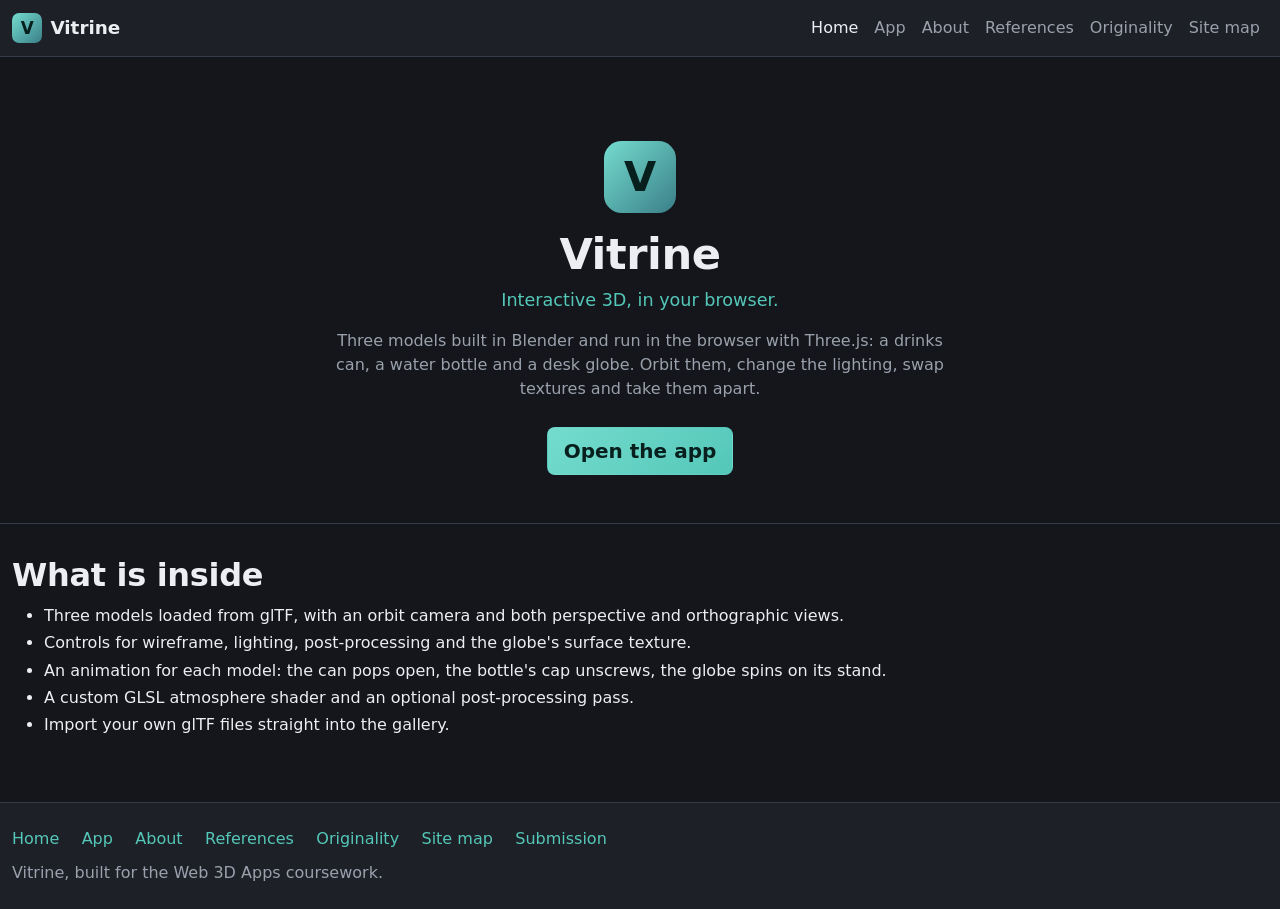
<file: index.html>
<!doctype html>
<html lang="en" data-bs-theme="dark">
<head>
  <meta charset="utf-8">
  <meta name="viewport" content="width=device-width, initial-scale=1">
  <title>Home &middot; Vitrine</title>
  <meta name="description" content="Vitrine is an interactive 3D web app showing three Blender models: a drink can, a water bottle and a globe.">
  <link rel="stylesheet" href="js/lib/bootstrap/bootstrap.min.css">
  <link rel="stylesheet" href="css/theme.css">
  <link rel="stylesheet" href="css/layout.css">
  <link rel="stylesheet" href="css/components.css">
</head>
<body>
  <header>
    <nav class="navbar navbar-expand-lg site-nav" aria-label="Main navigation">
      <div class="container-fluid">
        <a class="navbar-brand brand" href="index.html">
          <span class="brand-logo" aria-hidden="true">V</span>
          <span class="brand-name">Vitrine</span>
        </a>
        <button class="navbar-toggler" type="button" data-bs-toggle="collapse"
                data-bs-target="#site-menu" aria-controls="site-menu"
                aria-expanded="false" aria-label="Toggle navigation">
          <span class="navbar-toggler-icon"></span>
        </button>
        <div class="collapse navbar-collapse" id="site-menu">
          <ul class="navbar-nav ms-auto">
            <li class="nav-item"><a class="nav-link active" aria-current="page" href="index.html">Home</a></li>
            <li class="nav-item"><a class="nav-link" href="app.html">App</a></li>
            <li class="nav-item"><a class="nav-link" href="about.html">About</a></li>
            <li class="nav-item"><a class="nav-link" href="references.html">References</a></li>
            <li class="nav-item"><a class="nav-link" href="originality.html">Originality</a></li>
            <li class="nav-item"><a class="nav-link" href="sitemap.html">Site map</a></li>
          </ul>
        </div>
      </div>
    </nav>
  </header>

  <main class="page page-home">
    <section class="hero">
      <div class="container-fluid">
        <p class="hero-logo" aria-hidden="true">V</p>
        <h1 class="hero-title">Vitrine</h1>
        <p class="hero-strap">Interactive 3D, in your browser.</p>
        <p class="hero-lead">Three models built in Blender and run in the
          browser with Three.js: a drinks can, a water bottle and a desk globe.
          Orbit them, change the lighting, swap textures and take them apart.</p>
        <a class="btn btn-vitrine btn-lg" href="app.html">Open the app</a>
      </div>
    </section>

    <section class="container-fluid home-section">
      <h2>What is inside</h2>
      <ul class="feature-list">
        <li>Three models loaded from glTF, with an orbit camera and both
          perspective and orthographic views.</li>
        <li>Controls for wireframe, lighting, post-processing and the globe's
          surface texture.</li>
        <li>An animation for each model: the can pops open, the bottle's cap
          unscrews, the globe spins on its stand.</li>
        <li>A custom GLSL atmosphere shader and an optional post-processing
          pass.</li>
        <li>Import your own glTF files straight into the gallery.</li>
      </ul>
    </section>
  </main>

  <footer class="site-footer">
    <div class="container-fluid">
      <nav aria-label="Footer navigation">
        <ul class="footer-links">
          <li><a href="index.html">Home</a></li>
          <li><a href="app.html">App</a></li>
          <li><a href="about.html">About</a></li>
          <li><a href="references.html">References</a></li>
          <li><a href="originality.html">Originality</a></li>
          <li><a href="sitemap.html">Site map</a></li>
          <li><a href="submission.html">Submission</a></li>
        </ul>
      </nav>
      <p class="footer-note">Vitrine, built for the Web 3D Apps coursework.</p>
    </div>
  </footer>

  <script src="js/lib/bootstrap/bootstrap.bundle.min.js"></script>
</body>
</html>
</file>
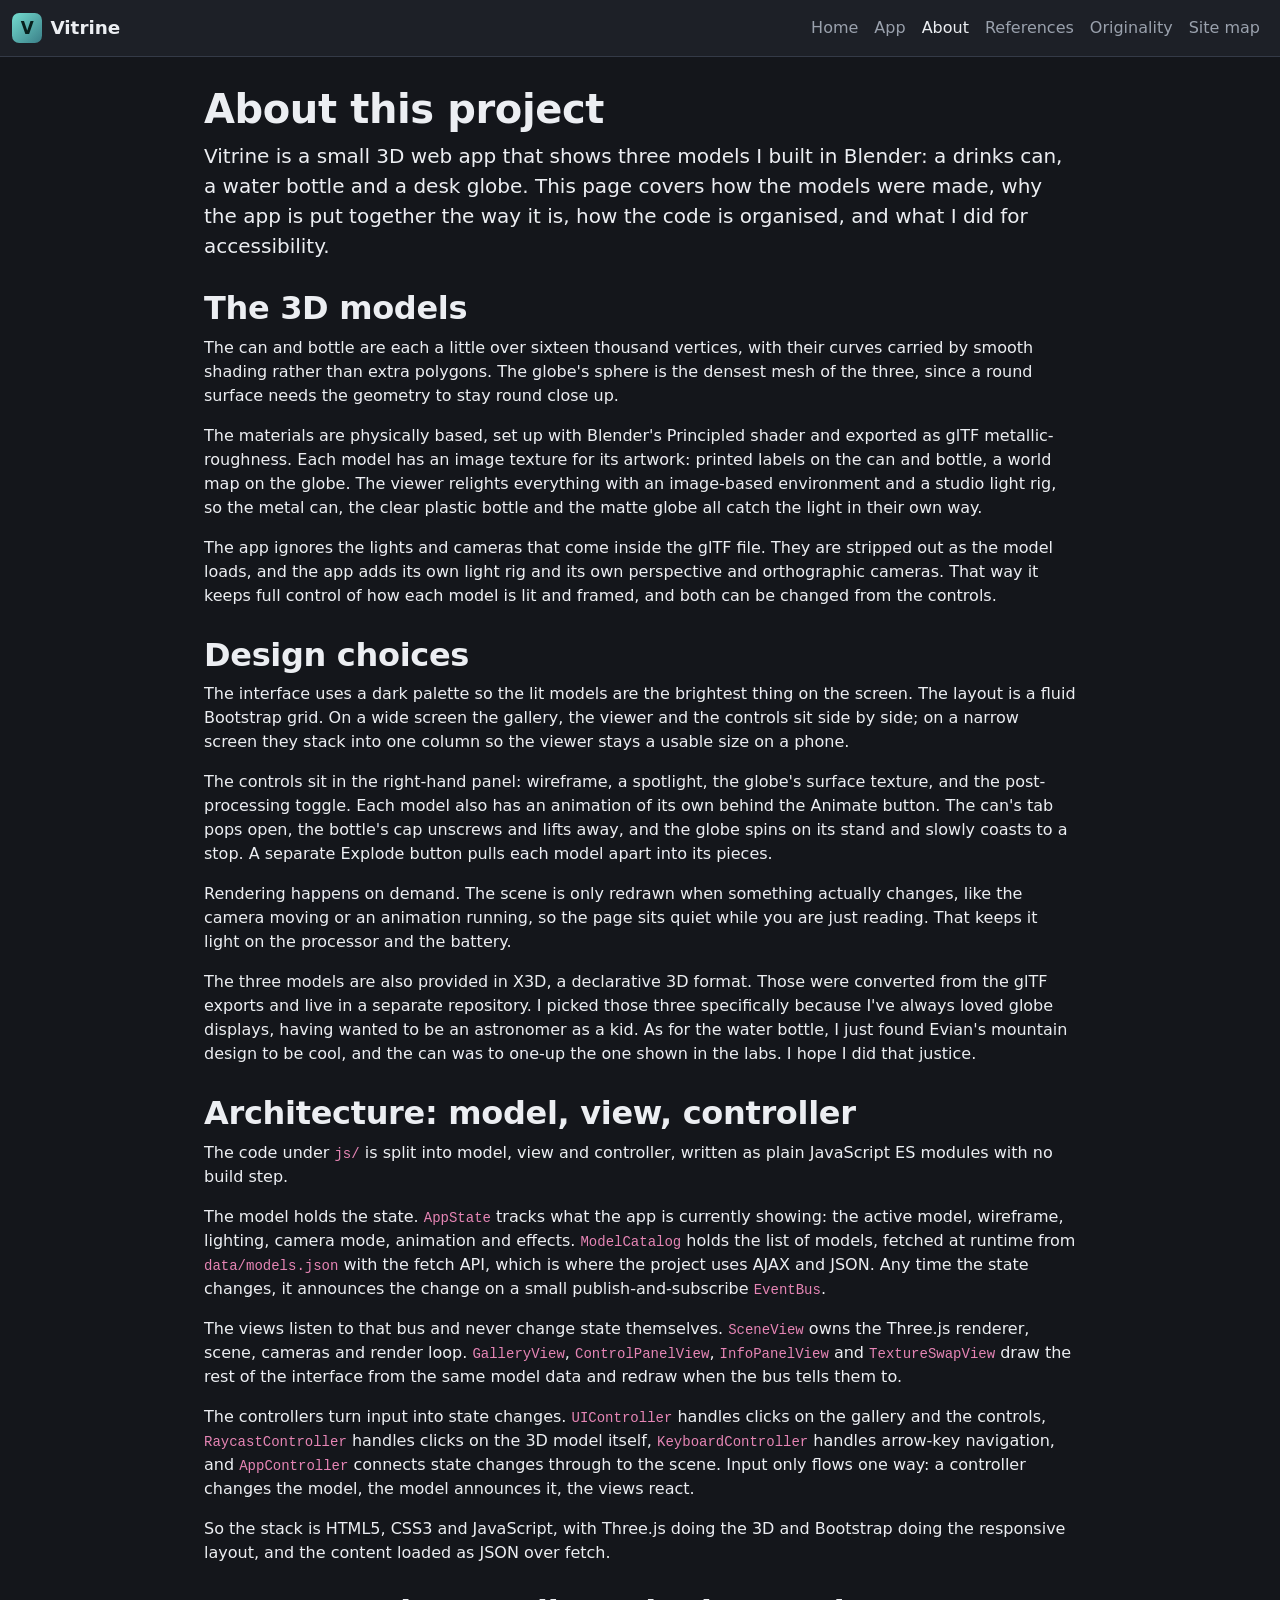
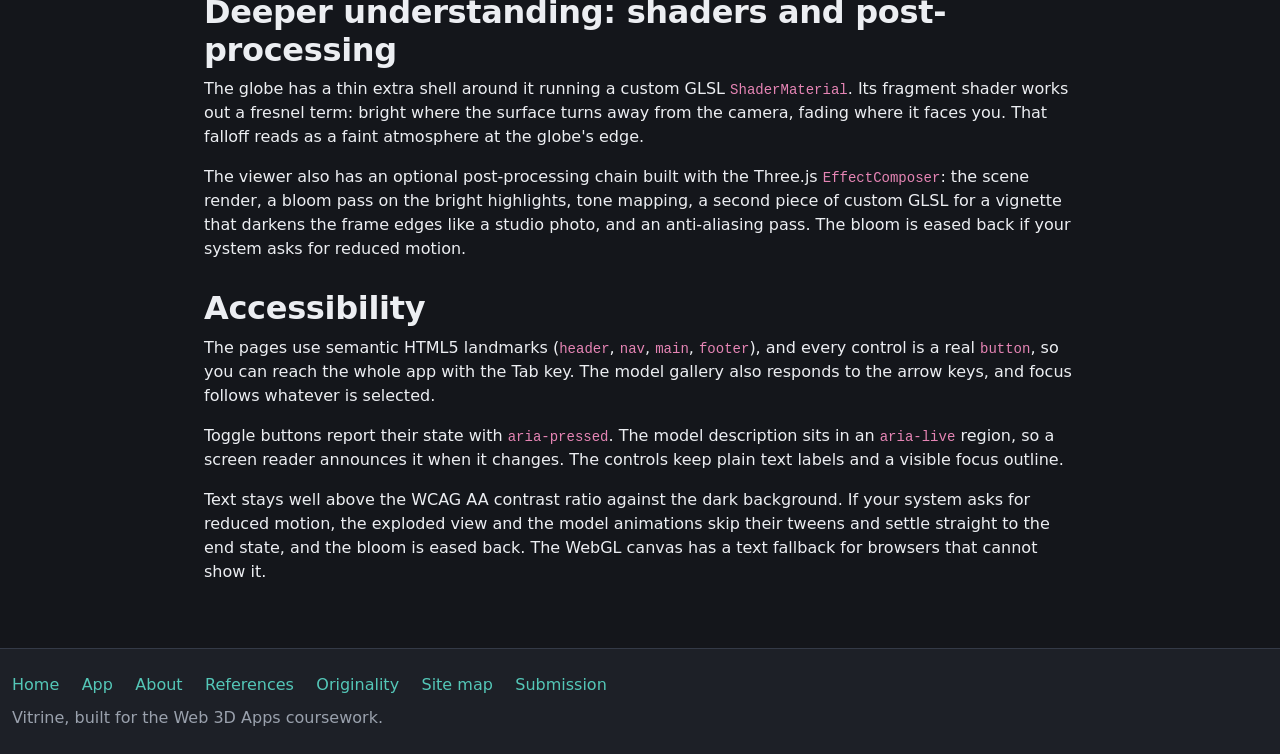
<file: about.html>
<!doctype html>
<html lang="en" data-bs-theme="dark">
<head>
  <meta charset="utf-8">
  <meta name="viewport" content="width=device-width, initial-scale=1">
  <title>About &middot; Vitrine</title>
  <meta name="description" content="How the Vitrine models and app were built: the modelling, the design decisions, the MVC code and the accessibility work.">
  <link rel="stylesheet" href="js/lib/bootstrap/bootstrap.min.css">
  <link rel="stylesheet" href="css/theme.css">
  <link rel="stylesheet" href="css/layout.css">
  <link rel="stylesheet" href="css/components.css">
</head>
<body>
  <header>
    <nav class="navbar navbar-expand-lg site-nav" aria-label="Main navigation">
      <div class="container-fluid">
        <a class="navbar-brand brand" href="index.html">
          <span class="brand-logo" aria-hidden="true">V</span>
          <span class="brand-name">Vitrine</span>
        </a>
        <button class="navbar-toggler" type="button" data-bs-toggle="collapse"
                data-bs-target="#site-menu" aria-controls="site-menu"
                aria-expanded="false" aria-label="Toggle navigation">
          <span class="navbar-toggler-icon"></span>
        </button>
        <div class="collapse navbar-collapse" id="site-menu">
          <ul class="navbar-nav ms-auto">
            <li class="nav-item"><a class="nav-link" href="index.html">Home</a></li>
            <li class="nav-item"><a class="nav-link" href="app.html">App</a></li>
            <li class="nav-item"><a class="nav-link active" aria-current="page" href="about.html">About</a></li>
            <li class="nav-item"><a class="nav-link" href="references.html">References</a></li>
            <li class="nav-item"><a class="nav-link" href="originality.html">Originality</a></li>
            <li class="nav-item"><a class="nav-link" href="sitemap.html">Site map</a></li>
          </ul>
        </div>
      </div>
    </nav>
  </header>

  <main class="page page-doc">
    <div class="container-fluid">
      <h1>About this project</h1>
      <p class="lead">Vitrine is a small 3D web app that shows three models I
        built in Blender: a drinks can, a water bottle and a desk globe. This
        page covers how the models were made, why the app is put together the
        way it is, how the code is organised, and what I did for accessibility.</p>

      <section>
        <h2>The 3D models</h2>
        <p>The can and bottle are each a little over sixteen thousand vertices,
          with their curves carried by smooth shading rather than extra
          polygons. The globe's sphere is the densest mesh of the three, since
          a round surface needs the geometry to stay round close up.</p>
        <p>The materials are physically based, set up with Blender's Principled
          shader and exported as glTF metallic-roughness. Each model has an
          image texture for its artwork: printed labels on the can and bottle,
          a world map on the globe. The viewer relights everything with an
          image-based environment and a studio light rig, so the metal can, the
          clear plastic bottle and the matte globe all catch the light in their
          own way.</p>
        <p>The app ignores the lights and cameras that come inside the glTF
          file. They are stripped out as the model loads, and the app adds its
          own light rig and its own perspective and orthographic cameras. That
          way it keeps full control of how each model is lit and framed, and
          both can be changed from the controls.</p>
      </section>

      <section>
        <h2>Design choices</h2>
        <p>The interface uses a dark palette so the lit models are the
          brightest thing on the screen. The layout is a fluid Bootstrap grid.
          On a wide screen the gallery, the viewer and the controls sit side by
          side; on a narrow screen they stack into one column so the viewer
          stays a usable size on a phone.</p>
        <p>The controls sit in the right-hand panel: wireframe, a spotlight, the
          globe's surface texture, and the post-processing toggle. Each model
          also has an animation of its own behind the Animate button. The can's
          tab pops open, the bottle's cap unscrews and lifts away, and the globe
          spins on its stand and slowly coasts to a stop. A separate Explode
          button pulls each model apart into its pieces.</p>
        <p>Rendering happens on demand. The scene is only redrawn when something
          actually changes, like the camera moving or an animation running, so
          the page sits quiet while you are just reading. That keeps it light on
          the processor and the battery.</p>
        <p>The three models are also provided in X3D, a declarative 3D format.
          Those were converted from the glTF exports and live in a separate
          repository. I picked those three specifically because I've always loved 
          globe displays, having wanted to be an astronomer as a kid. As for
          the water bottle, I just found Evian's mountain design to be cool, and 
          the can was to one-up the one shown in the labs. I hope I did that justice.</p>
      </section>

      <section>
        <h2>Architecture: model, view, controller</h2>
        <p>The code under <code>js/</code> is split into model, view and
          controller, written as plain JavaScript ES modules with no build
          step.</p>
        <p>The model holds the state. <code>AppState</code> tracks what the app
          is currently showing: the active model, wireframe, lighting, camera
          mode, animation and effects. <code>ModelCatalog</code> holds the list
          of models, fetched at runtime from <code>data/models.json</code> with
          the fetch API, which is where the project uses AJAX and JSON. Any time
          the state changes, it announces the change on a small
          publish-and-subscribe <code>EventBus</code>.</p>
        <p>The views listen to that bus and never change state themselves.
          <code>SceneView</code> owns the Three.js renderer, scene, cameras and
          render loop. <code>GalleryView</code>, <code>ControlPanelView</code>,
          <code>InfoPanelView</code> and <code>TextureSwapView</code> draw the
          rest of the interface from the same model data and redraw when the bus
          tells them to.</p>
        <p>The controllers turn input into state changes.
          <code>UIController</code> handles clicks on the gallery and the
          controls, <code>RaycastController</code> handles clicks on the 3D
          model itself, <code>KeyboardController</code> handles arrow-key
          navigation, and <code>AppController</code> connects state changes
          through to the scene. Input only flows one way: a controller changes
          the model, the model announces it, the views react.</p>
        <p>So the stack is HTML5, CSS3 and JavaScript, with Three.js doing the
          3D and Bootstrap doing the responsive layout, and the content loaded
          as JSON over fetch.</p>
      </section>

      <section>
        <h2>Deeper understanding: shaders and post-processing</h2>
        <p>The globe has a thin extra shell around it running a custom GLSL
          <code>ShaderMaterial</code>. Its fragment shader works out a fresnel
          term: bright where the surface turns away from the camera, fading
          where it faces you. That falloff reads as a faint atmosphere at the
          globe's edge.</p>
        <p>The viewer also has an optional post-processing chain built with the
          Three.js <code>EffectComposer</code>: the scene render, a bloom pass
          on the bright highlights, tone mapping, a second piece of custom GLSL
          for a vignette that darkens the frame edges like a studio photo, and
          an anti-aliasing pass. The bloom is eased back if your system asks for
          reduced motion.</p>
      </section>

      <section>
        <h2>Accessibility</h2>
        <p>The pages use semantic HTML5 landmarks (<code>header</code>,
          <code>nav</code>, <code>main</code>, <code>footer</code>), and every
          control is a real <code>button</code>, so you can reach the whole app
          with the Tab key. The model gallery also responds to the arrow keys,
          and focus follows whatever is selected.</p>
        <p>Toggle buttons report their state with <code>aria-pressed</code>. The
          model description sits in an <code>aria-live</code> region, so a
          screen reader announces it when it changes. The controls keep plain
          text labels and a visible focus outline.</p>
        <p>Text stays well above the WCAG AA contrast ratio against the dark
          background. If your system asks for reduced motion, the exploded view
          and the model animations skip their tweens and settle straight to the
          end state, and the bloom is eased back. The WebGL canvas has a text
          fallback for browsers that cannot show it.</p>
      </section>
    </div>
  </main>

  <footer class="site-footer">
    <div class="container-fluid">
      <nav aria-label="Footer navigation">
        <ul class="footer-links">
          <li><a href="index.html">Home</a></li>
          <li><a href="app.html">App</a></li>
          <li><a href="about.html">About</a></li>
          <li><a href="references.html">References</a></li>
          <li><a href="originality.html">Originality</a></li>
          <li><a href="sitemap.html">Site map</a></li>
          <li><a href="submission.html">Submission</a></li>
        </ul>
      </nav>
      <p class="footer-note">Vitrine, built for the Web 3D Apps coursework.</p>
    </div>
  </footer>

  <script src="js/lib/bootstrap/bootstrap.bundle.min.js"></script>
</body>
</html>
</file>
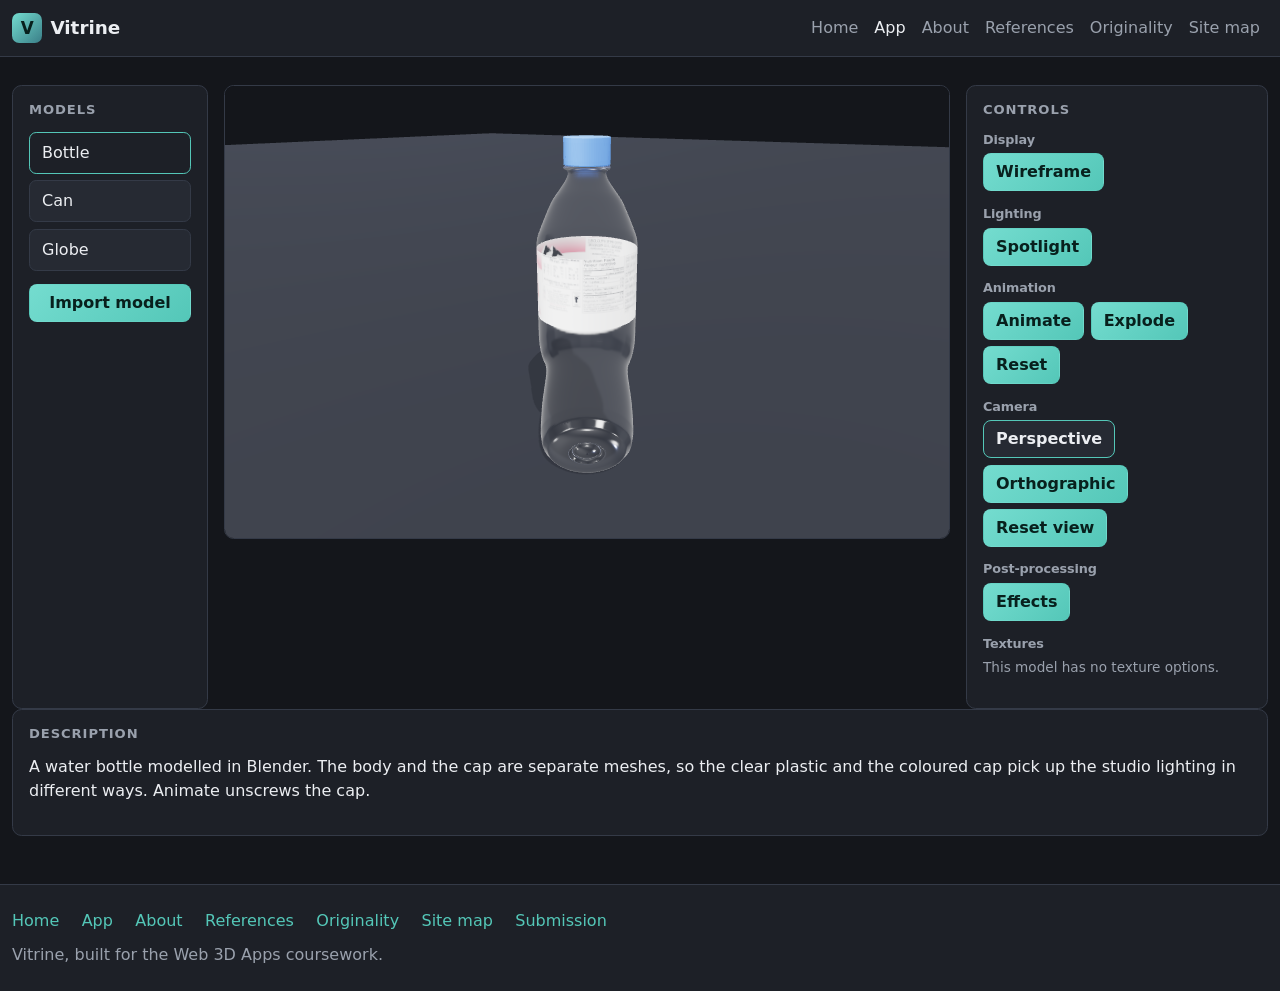
<file: app.html>
<!doctype html>
<html lang="en" data-bs-theme="dark">
<head>
  <meta charset="utf-8">
  <meta name="viewport" content="width=device-width, initial-scale=1">
  <title>App &middot; Vitrine</title>
  <meta name="description" content="Interactive 3D viewer for the Vitrine models: a drink can, a water bottle and a globe.">
  <link rel="stylesheet" href="js/lib/bootstrap/bootstrap.min.css">
  <link rel="stylesheet" href="css/theme.css">
  <link rel="stylesheet" href="css/layout.css">
  <link rel="stylesheet" href="css/components.css">
</head>
<body>
  <header>
    <nav class="navbar navbar-expand-lg site-nav" aria-label="Main navigation">
      <div class="container-fluid">
        <a class="navbar-brand brand" href="index.html">
          <span class="brand-logo" aria-hidden="true">V</span>
          <span class="brand-name">Vitrine</span>
        </a>
        <button class="navbar-toggler" type="button" data-bs-toggle="collapse"
                data-bs-target="#site-menu" aria-controls="site-menu"
                aria-expanded="false" aria-label="Toggle navigation">
          <span class="navbar-toggler-icon"></span>
        </button>
        <div class="collapse navbar-collapse" id="site-menu">
          <ul class="navbar-nav ms-auto">
            <li class="nav-item"><a class="nav-link" href="index.html">Home</a></li>
            <li class="nav-item"><a class="nav-link active" aria-current="page" href="app.html">App</a></li>
            <li class="nav-item"><a class="nav-link" href="about.html">About</a></li>
            <li class="nav-item"><a class="nav-link" href="references.html">References</a></li>
            <li class="nav-item"><a class="nav-link" href="originality.html">Originality</a></li>
            <li class="nav-item"><a class="nav-link" href="sitemap.html">Site map</a></li>
          </ul>
        </div>
      </div>
    </nav>
  </header>

  <main class="page app-main">
    <h1 class="visually-hidden">Vitrine 3D model viewer</h1>
    <div class="container-fluid">
      <div class="row g-3">
        <aside class="col-12 col-lg-2" aria-label="Model gallery">
          <div class="panel">
            <h2 class="panel-title">Models</h2>
            <ul class="gallery-list" id="model-gallery"></ul>
            <div class="gallery-import">
              <button class="btn btn-vitrine" type="button" id="import-button">Import model</button>
              <input type="file" id="import-input" accept=".glb" hidden>
            </div>
          </div>
        </aside>

        <section class="col-12 col-lg-7" aria-label="3D viewer">
          <div id="canvas-wrap" class="canvas-wrap">
            <canvas id="scene-canvas" aria-label="3D model viewer">
              Your browser does not support the WebGL 3D viewer.
            </canvas>
          </div>
        </section>

        <aside class="col-12 col-lg-3" aria-label="Controls">
          <div class="panel">
            <h2 class="panel-title">Controls</h2>

            <div class="control-block">
              <h3 class="control-label">Display</h3>
              <div class="control-group">
                <button class="btn btn-vitrine" type="button" data-action="toggle-wireframe" aria-pressed="false">Wireframe</button>
              </div>
            </div>

            <div class="control-block">
              <h3 class="control-label">Lighting</h3>
              <div class="control-group">
                <button class="btn btn-vitrine" type="button" data-action="toggle-spotlight" aria-pressed="false">Spotlight</button>
              </div>
            </div>

            <div class="control-block">
              <h3 class="control-label">Animation</h3>
              <div class="control-group">
                <button class="btn btn-vitrine" type="button" data-action="play-animation">Animate</button>
                <button class="btn btn-vitrine" type="button" data-action="toggle-explode" aria-pressed="false">Explode</button>
                <button class="btn btn-vitrine" type="button" data-action="reset-animation">Reset</button>
              </div>
            </div>

            <div class="control-block">
              <h3 class="control-label">Camera</h3>
              <div class="control-group">
                <button class="btn btn-vitrine" type="button" data-action="camera-perspective">Perspective</button>
                <button class="btn btn-vitrine" type="button" data-action="camera-orthographic">Orthographic</button>
                <button class="btn btn-vitrine" type="button" data-action="camera-reset">Reset view</button>
              </div>
            </div>

            <div class="control-block">
              <h3 class="control-label">Post-processing</h3>
              <div class="control-group">
                <button class="btn btn-vitrine" type="button" data-action="toggle-postfx" aria-pressed="false">Effects</button>
              </div>
            </div>

            <div class="control-block">
              <h3 class="control-label">Textures</h3>
              <div class="control-group" id="texture-controls">
                <p class="control-hint">Texture options depend on the selected model.</p>
              </div>
            </div>
          </div>
        </aside>
      </div>

      <div class="row g-3">
        <section class="col-12" aria-label="Model description">
          <div class="panel">
            <h2 class="panel-title">Description</h2>
            <p id="model-description" aria-live="polite">Select a model from the gallery to see its description.</p>
          </div>
        </section>
      </div>

    </div>
  </main>

  <footer class="site-footer">
    <div class="container-fluid">
      <nav aria-label="Footer navigation">
        <ul class="footer-links">
          <li><a href="index.html">Home</a></li>
          <li><a href="app.html">App</a></li>
          <li><a href="about.html">About</a></li>
          <li><a href="references.html">References</a></li>
          <li><a href="originality.html">Originality</a></li>
          <li><a href="sitemap.html">Site map</a></li>
          <li><a href="submission.html">Submission</a></li>
        </ul>
      </nav>
      <p class="footer-note">Vitrine, built for the Web 3D Apps coursework.</p>
    </div>
  </footer>

  <script type="importmap">
  {
    "imports": {
      "three": "./js/lib/three/build/three.module.js",
      "three/addons/": "./js/lib/three/addons/"
    }
  }
  </script>
  <script type="module" src="js/main.js"></script>
  <script src="js/lib/bootstrap/bootstrap.bundle.min.js"></script>
</body>
</html>
</file>
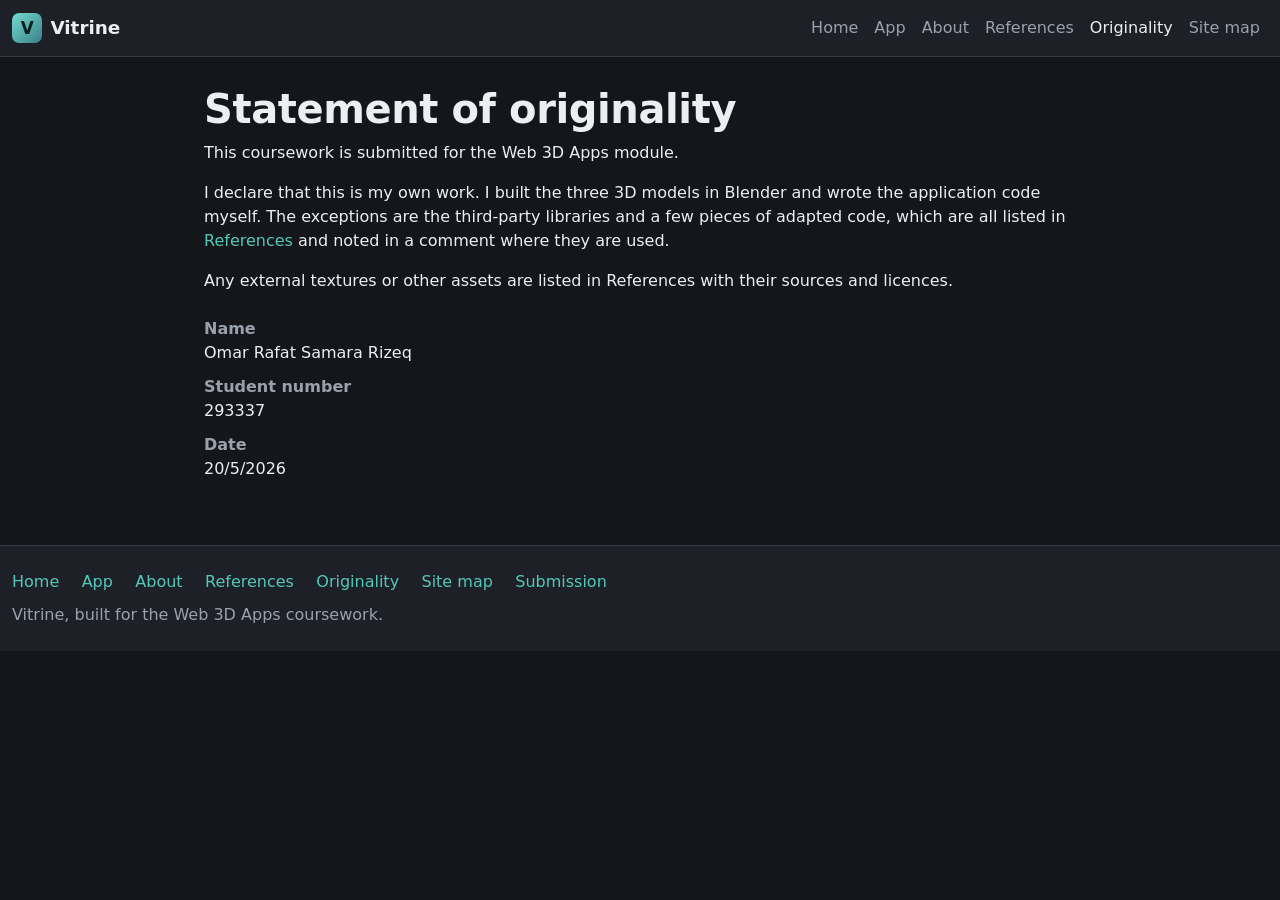
<file: originality.html>
<!doctype html>
<html lang="en" data-bs-theme="dark">
<head>
  <meta charset="utf-8">
  <meta name="viewport" content="width=device-width, initial-scale=1">
  <title>Originality &middot; Vitrine</title>
  <meta name="description" content="Statement of originality for the Vitrine Web 3D Apps coursework.">
  <link rel="stylesheet" href="js/lib/bootstrap/bootstrap.min.css">
  <link rel="stylesheet" href="css/theme.css">
  <link rel="stylesheet" href="css/layout.css">
  <link rel="stylesheet" href="css/components.css">
</head>
<body>
  <header>
    <nav class="navbar navbar-expand-lg site-nav" aria-label="Main navigation">
      <div class="container-fluid">
        <a class="navbar-brand brand" href="index.html">
          <span class="brand-logo" aria-hidden="true">V</span>
          <span class="brand-name">Vitrine</span>
        </a>
        <button class="navbar-toggler" type="button" data-bs-toggle="collapse"
                data-bs-target="#site-menu" aria-controls="site-menu"
                aria-expanded="false" aria-label="Toggle navigation">
          <span class="navbar-toggler-icon"></span>
        </button>
        <div class="collapse navbar-collapse" id="site-menu">
          <ul class="navbar-nav ms-auto">
            <li class="nav-item"><a class="nav-link" href="index.html">Home</a></li>
            <li class="nav-item"><a class="nav-link" href="app.html">App</a></li>
            <li class="nav-item"><a class="nav-link" href="about.html">About</a></li>
            <li class="nav-item"><a class="nav-link" href="references.html">References</a></li>
            <li class="nav-item"><a class="nav-link active" aria-current="page" href="originality.html">Originality</a></li>
            <li class="nav-item"><a class="nav-link" href="sitemap.html">Site map</a></li>
          </ul>
        </div>
      </div>
    </nav>
  </header>

  <main class="page page-doc">
    <div class="container-fluid">
      <h1>Statement of originality</h1>
      <p>This coursework is submitted for the Web 3D Apps module.</p>
      <p>I declare that this is my own work. I built the three 3D models in
        Blender and wrote the application code myself. The exceptions are the
        third-party libraries and a few pieces of adapted code, which are all
        listed in <a href="references.html">References</a> and noted in a
        comment where they are used.</p>
      <p>Any external textures or other assets are listed in References with
        their sources and licences.</p>
      <dl class="signoff">
        <dt>Name</dt>
        <dd>Omar Rafat Samara Rizeq</dd>
        <dt>Student number</dt>
        <dd>293337</dd>
        <dt>Date</dt>
        <dd>20/5/2026</dd>
      </dl>
    </div>
  </main>

  <footer class="site-footer">
    <div class="container-fluid">
      <nav aria-label="Footer navigation">
        <ul class="footer-links">
          <li><a href="index.html">Home</a></li>
          <li><a href="app.html">App</a></li>
          <li><a href="about.html">About</a></li>
          <li><a href="references.html">References</a></li>
          <li><a href="originality.html">Originality</a></li>
          <li><a href="sitemap.html">Site map</a></li>
          <li><a href="submission.html">Submission</a></li>
        </ul>
      </nav>
      <p class="footer-note">Vitrine, built for the Web 3D Apps coursework.</p>
    </div>
  </footer>

  <script src="js/lib/bootstrap/bootstrap.bundle.min.js"></script>
</body>
</html>
</file>
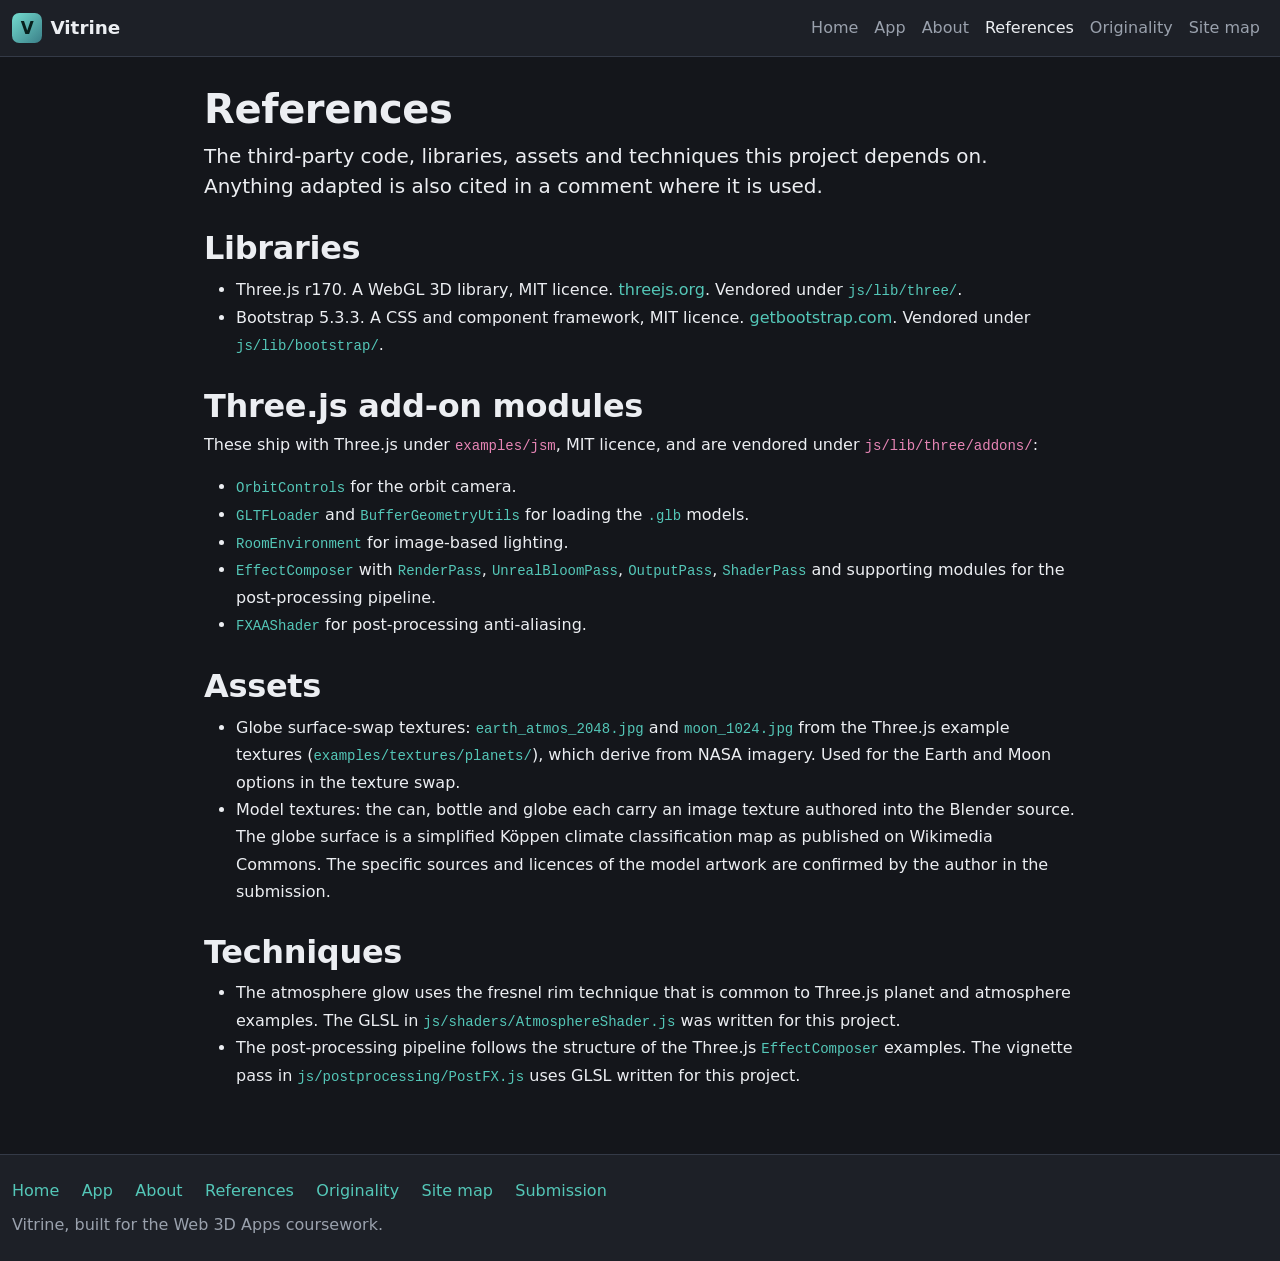
<file: references.html>
<!doctype html>
<html lang="en" data-bs-theme="dark">
<head>
  <meta charset="utf-8">
  <meta name="viewport" content="width=device-width, initial-scale=1">
  <title>References &middot; Vitrine</title>
  <meta name="description" content="Third-party code, libraries, assets and techniques used in the Vitrine project.">
  <link rel="stylesheet" href="js/lib/bootstrap/bootstrap.min.css">
  <link rel="stylesheet" href="css/theme.css">
  <link rel="stylesheet" href="css/layout.css">
  <link rel="stylesheet" href="css/components.css">
</head>
<body>
  <header>
    <nav class="navbar navbar-expand-lg site-nav" aria-label="Main navigation">
      <div class="container-fluid">
        <a class="navbar-brand brand" href="index.html">
          <span class="brand-logo" aria-hidden="true">V</span>
          <span class="brand-name">Vitrine</span>
        </a>
        <button class="navbar-toggler" type="button" data-bs-toggle="collapse"
                data-bs-target="#site-menu" aria-controls="site-menu"
                aria-expanded="false" aria-label="Toggle navigation">
          <span class="navbar-toggler-icon"></span>
        </button>
        <div class="collapse navbar-collapse" id="site-menu">
          <ul class="navbar-nav ms-auto">
            <li class="nav-item"><a class="nav-link" href="index.html">Home</a></li>
            <li class="nav-item"><a class="nav-link" href="app.html">App</a></li>
            <li class="nav-item"><a class="nav-link" href="about.html">About</a></li>
            <li class="nav-item"><a class="nav-link active" aria-current="page" href="references.html">References</a></li>
            <li class="nav-item"><a class="nav-link" href="originality.html">Originality</a></li>
            <li class="nav-item"><a class="nav-link" href="sitemap.html">Site map</a></li>
          </ul>
        </div>
      </div>
    </nav>
  </header>

  <main class="page page-doc">
    <div class="container-fluid">
      <h1>References</h1>
      <p class="lead">The third-party code, libraries, assets and techniques
        this project depends on. Anything adapted is also cited in a comment
        where it is used.</p>

      <section>
        <h2>Libraries</h2>
        <ul class="ref-list">
          <li>Three.js r170. A WebGL 3D library, MIT licence.
            <a href="https://threejs.org/">threejs.org</a>. Vendored under
            <code>js/lib/three/</code>.</li>
          <li>Bootstrap 5.3.3. A CSS and component framework, MIT licence.
            <a href="https://getbootstrap.com/">getbootstrap.com</a>. Vendored
            under <code>js/lib/bootstrap/</code>.</li>
        </ul>
      </section>

      <section>
        <h2>Three.js add-on modules</h2>
        <p>These ship with Three.js under <code>examples/jsm</code>, MIT licence,
          and are vendored under <code>js/lib/three/addons/</code>:</p>
        <ul class="ref-list">
          <li><code>OrbitControls</code> for the orbit camera.</li>
          <li><code>GLTFLoader</code> and <code>BufferGeometryUtils</code> for
            loading the <code>.glb</code> models.</li>
          <li><code>RoomEnvironment</code> for image-based lighting.</li>
          <li><code>EffectComposer</code> with <code>RenderPass</code>,
            <code>UnrealBloomPass</code>, <code>OutputPass</code>,
            <code>ShaderPass</code> and supporting modules for the
            post-processing pipeline.</li>
          <li><code>FXAAShader</code> for post-processing anti-aliasing.</li>
        </ul>
      </section>

      <section>
        <h2>Assets</h2>
        <ul class="ref-list">
          <li>Globe surface-swap textures: <code>earth_atmos_2048.jpg</code> and
            <code>moon_1024.jpg</code> from the Three.js example textures
            (<code>examples/textures/planets/</code>), which derive from NASA
            imagery. Used for the Earth and Moon options in the texture swap.</li>
          <li>Model textures: the can, bottle and globe each carry an image
            texture authored into the Blender source. The globe surface is a
            simplified Köppen climate classification map as published on
            Wikimedia Commons. The specific sources and licences of the model
            artwork are confirmed by the author in the submission.</li>
        </ul>
      </section>

      <section>
        <h2>Techniques</h2>
        <ul class="ref-list">
          <li>The atmosphere glow uses the fresnel rim technique that is common
            to Three.js planet and atmosphere examples. The GLSL in
            <code>js/shaders/AtmosphereShader.js</code> was written for this
            project.</li>
          <li>The post-processing pipeline follows the structure of the Three.js
            <code>EffectComposer</code> examples. The vignette pass in
            <code>js/postprocessing/PostFX.js</code> uses GLSL written for this
            project.</li>
        </ul>
      </section>
    </div>
  </main>

  <footer class="site-footer">
    <div class="container-fluid">
      <nav aria-label="Footer navigation">
        <ul class="footer-links">
          <li><a href="index.html">Home</a></li>
          <li><a href="app.html">App</a></li>
          <li><a href="about.html">About</a></li>
          <li><a href="references.html">References</a></li>
          <li><a href="originality.html">Originality</a></li>
          <li><a href="sitemap.html">Site map</a></li>
          <li><a href="submission.html">Submission</a></li>
        </ul>
      </nav>
      <p class="footer-note">Vitrine, built for the Web 3D Apps coursework.</p>
    </div>
  </footer>

  <script src="js/lib/bootstrap/bootstrap.bundle.min.js"></script>
</body>
</html>
</file>
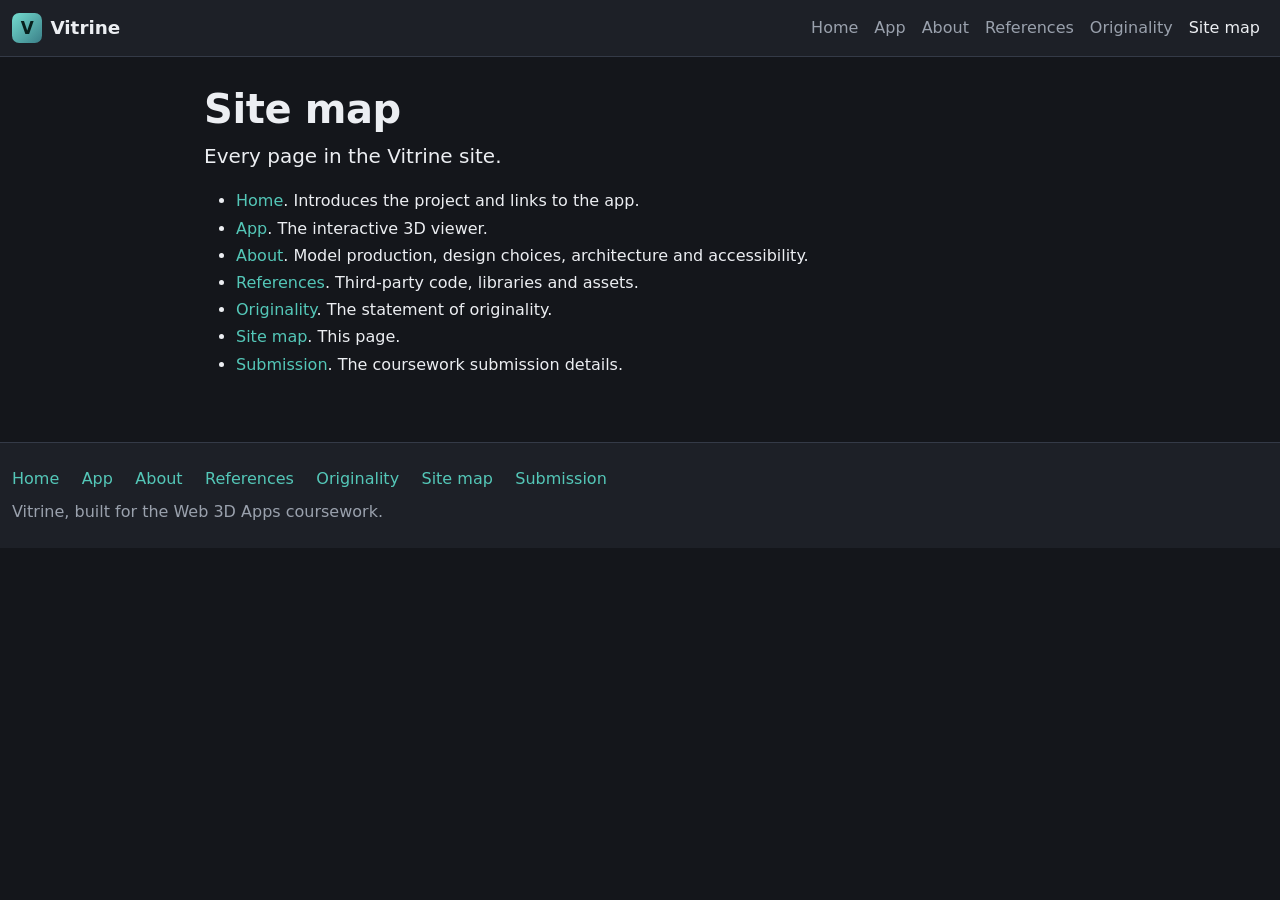
<file: sitemap.html>
<!doctype html>
<html lang="en" data-bs-theme="dark">
<head>
  <meta charset="utf-8">
  <meta name="viewport" content="width=device-width, initial-scale=1">
  <title>Site map &middot; Vitrine</title>
  <meta name="description" content="A map of every page in the Vitrine site.">
  <link rel="stylesheet" href="js/lib/bootstrap/bootstrap.min.css">
  <link rel="stylesheet" href="css/theme.css">
  <link rel="stylesheet" href="css/layout.css">
  <link rel="stylesheet" href="css/components.css">
</head>
<body>
  <header>
    <nav class="navbar navbar-expand-lg site-nav" aria-label="Main navigation">
      <div class="container-fluid">
        <a class="navbar-brand brand" href="index.html">
          <span class="brand-logo" aria-hidden="true">V</span>
          <span class="brand-name">Vitrine</span>
        </a>
        <button class="navbar-toggler" type="button" data-bs-toggle="collapse"
                data-bs-target="#site-menu" aria-controls="site-menu"
                aria-expanded="false" aria-label="Toggle navigation">
          <span class="navbar-toggler-icon"></span>
        </button>
        <div class="collapse navbar-collapse" id="site-menu">
          <ul class="navbar-nav ms-auto">
            <li class="nav-item"><a class="nav-link" href="index.html">Home</a></li>
            <li class="nav-item"><a class="nav-link" href="app.html">App</a></li>
            <li class="nav-item"><a class="nav-link" href="about.html">About</a></li>
            <li class="nav-item"><a class="nav-link" href="references.html">References</a></li>
            <li class="nav-item"><a class="nav-link" href="originality.html">Originality</a></li>
            <li class="nav-item"><a class="nav-link active" aria-current="page" href="sitemap.html">Site map</a></li>
          </ul>
        </div>
      </div>
    </nav>
  </header>

  <main class="page page-doc">
    <div class="container-fluid">
      <h1>Site map</h1>
      <p class="lead">Every page in the Vitrine site.</p>
      <ul class="sitemap-list">
        <li><a href="index.html">Home</a>. Introduces the project and links to the app.</li>
        <li><a href="app.html">App</a>. The interactive 3D viewer.</li>
        <li><a href="about.html">About</a>. Model production, design choices, architecture and accessibility.</li>
        <li><a href="references.html">References</a>. Third-party code, libraries and assets.</li>
        <li><a href="originality.html">Originality</a>. The statement of originality.</li>
        <li><a href="sitemap.html">Site map</a>. This page.</li>
        <li><a href="submission.html">Submission</a>. The coursework submission details.</li>
      </ul>
    </div>
  </main>

  <footer class="site-footer">
    <div class="container-fluid">
      <nav aria-label="Footer navigation">
        <ul class="footer-links">
          <li><a href="index.html">Home</a></li>
          <li><a href="app.html">App</a></li>
          <li><a href="about.html">About</a></li>
          <li><a href="references.html">References</a></li>
          <li><a href="originality.html">Originality</a></li>
          <li><a href="sitemap.html">Site map</a></li>
          <li><a href="submission.html">Submission</a></li>
        </ul>
      </nav>
      <p class="footer-note">Vitrine, built for the Web 3D Apps coursework.</p>
    </div>
  </footer>

  <script src="js/lib/bootstrap/bootstrap.bundle.min.js"></script>
</body>
</html>
</file>
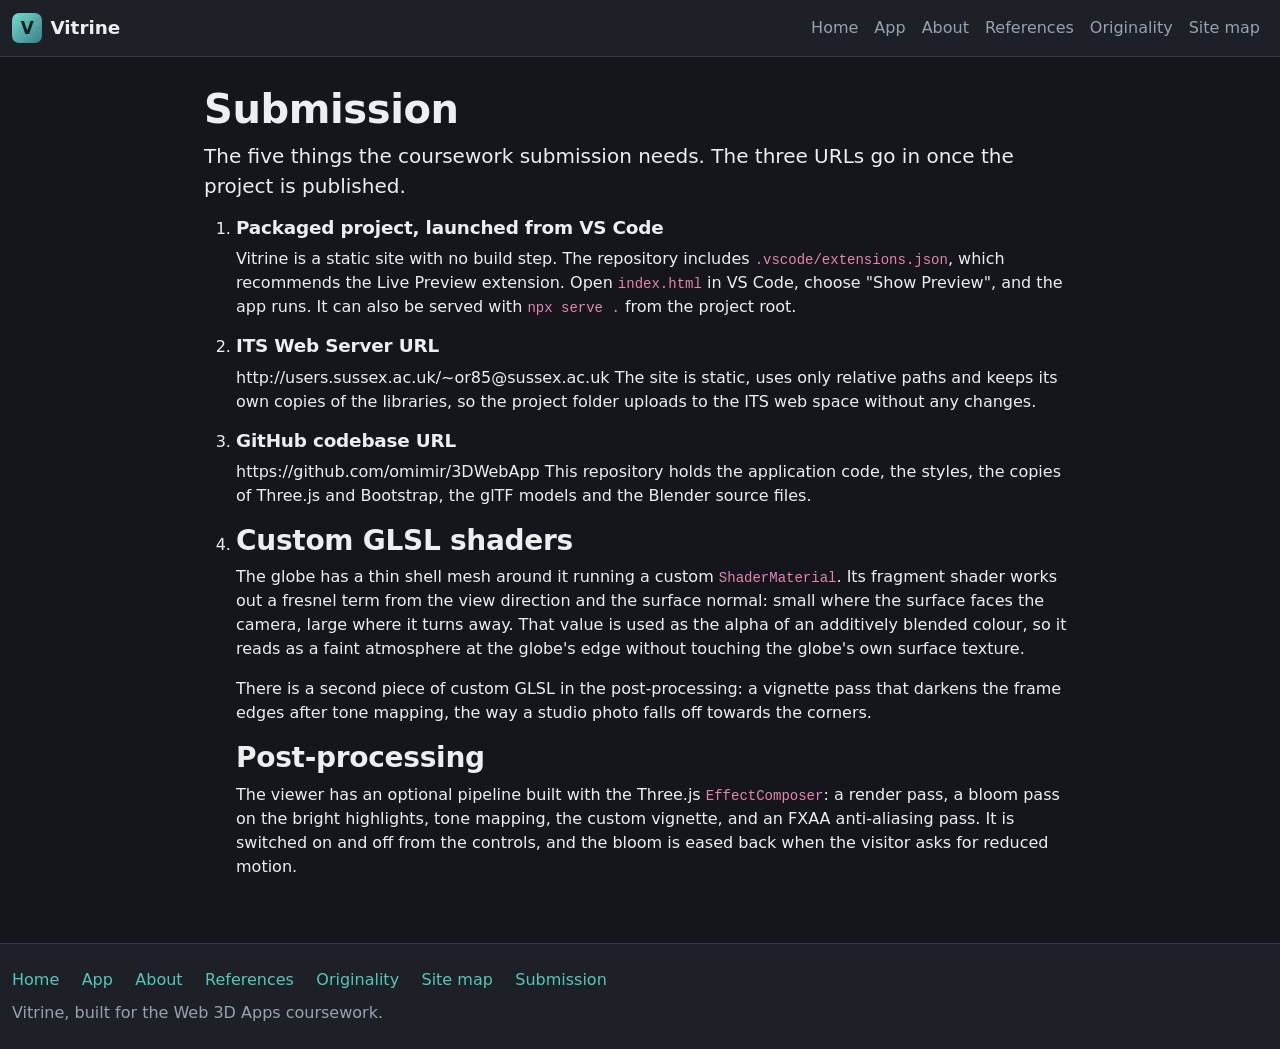
<file: submission.html>
<!doctype html>
<html lang="en" data-bs-theme="dark">
<head>
  <meta charset="utf-8">
  <meta name="viewport" content="width=device-width, initial-scale=1">
  <title>Submission &middot; Vitrine</title>
  <meta name="description" content="The five items required for the Vitrine coursework submission, including the deeper understanding statement.">
  <link rel="stylesheet" href="js/lib/bootstrap/bootstrap.min.css">
  <link rel="stylesheet" href="css/theme.css">
  <link rel="stylesheet" href="css/layout.css">
  <link rel="stylesheet" href="css/components.css">
</head>
<body>
  <header>
    <nav class="navbar navbar-expand-lg site-nav" aria-label="Main navigation">
      <div class="container-fluid">
        <a class="navbar-brand brand" href="index.html">
          <span class="brand-logo" aria-hidden="true">V</span>
          <span class="brand-name">Vitrine</span>
        </a>
        <button class="navbar-toggler" type="button" data-bs-toggle="collapse"
                data-bs-target="#site-menu" aria-controls="site-menu"
                aria-expanded="false" aria-label="Toggle navigation">
          <span class="navbar-toggler-icon"></span>
        </button>
        <div class="collapse navbar-collapse" id="site-menu">
          <ul class="navbar-nav ms-auto">
            <li class="nav-item"><a class="nav-link" href="index.html">Home</a></li>
            <li class="nav-item"><a class="nav-link" href="app.html">App</a></li>
            <li class="nav-item"><a class="nav-link" href="about.html">About</a></li>
            <li class="nav-item"><a class="nav-link" href="references.html">References</a></li>
            <li class="nav-item"><a class="nav-link" href="originality.html">Originality</a></li>
            <li class="nav-item"><a class="nav-link" href="sitemap.html">Site map</a></li>
          </ul>
        </div>
      </div>
    </nav>
  </header>

  <main class="page page-doc">
    <div class="container-fluid">
      <h1>Submission</h1>
      <p class="lead">The five things the coursework submission needs. The three
        URLs go in once the project is published.</p>
      <ol class="submission-list">
        <li>
          <h2>Packaged project, launched from VS Code</h2>
          <p>Vitrine is a static site with no build step. The repository
            includes <code>.vscode/extensions.json</code>, which recommends the
            Live Preview extension. Open <code>index.html</code> in VS Code,
            choose "Show Preview", and the app runs. It can also be served with
            <code>npx serve .</code> from the project root.</p>
        </li>
        <li>
          <h2>ITS Web Server URL</h2>
          <p>http://users.sussex.ac.uk/~or85@sussex.ac.uk The
            site is static, uses only relative paths and keeps its own copies
            of the libraries, so the project folder uploads to the ITS web
            space without any changes.</p>
        </li>
        <li>
          <h2>GitHub codebase URL</h2>
          <p>https://github.com/omimir/3DWebApp This repository holds the
            application code, the styles, the copies of Three.js and Bootstrap,
            the glTF models and the Blender source files.</p>
        </li>
        <li>
          <h3>Custom GLSL shaders</h3>
          <p>The globe has a thin shell mesh around it running a custom
            <code>ShaderMaterial</code>. Its fragment shader works out a fresnel
            term from the view direction and the surface normal: small where the
            surface faces the camera, large where it turns away. That value is
            used as the alpha of an additively blended colour, so it reads as a
            faint atmosphere at the globe's edge without touching the globe's
            own surface texture.</p>
          <p>There is a second piece of custom GLSL in the post-processing: a
            vignette pass that darkens the frame edges after tone mapping, the
            way a studio photo falls off towards the corners.</p>

          <h3>Post-processing</h3>
          <p>The viewer has an optional pipeline built with the Three.js
            <code>EffectComposer</code>: a render pass, a bloom pass on the
            bright highlights, tone mapping, the custom vignette, and an FXAA
            anti-aliasing pass. It is switched on and off from the controls, and
            the bloom is eased back when the visitor asks for reduced motion.</p>

        </li>
      </ol>
    </div>
  </main>

  <footer class="site-footer">
    <div class="container-fluid">
      <nav aria-label="Footer navigation">
        <ul class="footer-links">
          <li><a href="index.html">Home</a></li>
          <li><a href="app.html">App</a></li>
          <li><a href="about.html">About</a></li>
          <li><a href="references.html">References</a></li>
          <li><a href="originality.html">Originality</a></li>
          <li><a href="sitemap.html">Site map</a></li>
          <li><a href="submission.html">Submission</a></li>
        </ul>
      </nav>
      <p class="footer-note">Vitrine, built for the Web 3D Apps coursework.</p>
    </div>
  </footer>

  <script src="js/lib/bootstrap/bootstrap.bundle.min.js"></script>
</body>
</html>
</file>
<file: css/theme.css>
/* design tokens, base element styling and the brand logo */

:root {
  --vt-bg: #14161b;
  --vt-surface: #1d2027;
  --vt-surface-2: #262a33;
  --vt-border: #343a47;
  --vt-text: #eceef2;
  --vt-text-muted: #9aa1ad;
  --vt-accent: #54c7b8;
  --vt-accent-strong: #74dccf;
  --vt-accent-contrast: #08201d;
  --vt-radius: 0.6rem;
}

[data-bs-theme="dark"] {
  --bs-body-bg: var(--vt-bg);
  --bs-body-color: var(--vt-text);
  --bs-border-color: var(--vt-border);
  --bs-link-color: var(--vt-accent);
  --bs-link-hover-color: var(--vt-accent-strong);
  --bs-emphasis-color: var(--vt-text);
}

body {
  background-color: var(--vt-bg);
  color: var(--vt-text);
  font-family: "Segoe UI", system-ui, -apple-system, Roboto, sans-serif;
  min-height: 100vh;
}

h1,
h2,
h3 {
  font-weight: 700;
  letter-spacing: -0.01em;
}

a {
  color: var(--vt-accent);
  text-decoration: none;
}

a:hover {
  color: var(--vt-accent-strong);
  text-decoration: underline;
}

:focus-visible {
  outline: 2px solid var(--vt-accent-strong);
  outline-offset: 2px;
}

.brand-logo,
.hero-logo {
  display: inline-flex;
  align-items: center;
  justify-content: center;
  background: linear-gradient(135deg, var(--vt-accent-strong), #3a7f88);
  color: var(--vt-accent-contrast);
  font-weight: 800;
}

.brand-logo {
  width: 1.9rem;
  height: 1.9rem;
  border-radius: 0.45rem;
  font-size: 1.05rem;
}

.hero-logo {
  width: 4.5rem;
  height: 4.5rem;
  margin: 0 auto 1rem;
  border-radius: 1.1rem;
  font-size: 2.6rem;
}
</file>
<file: css/layout.css>
/* page chrome, the document layout, the app grid and the canvas */

.site-nav {
  background-color: var(--vt-surface);
  border-bottom: 1px solid var(--vt-border);
}

.brand {
  display: flex;
  align-items: center;
  gap: 0.5rem;
}

.brand-name {
  font-weight: 700;
  font-size: 1.15rem;
  color: var(--vt-text);
}

.navbar-brand:hover .brand-name {
  color: var(--vt-accent-strong);
}

.site-nav .nav-link {
  color: var(--vt-text-muted);
}

.site-nav .nav-link:hover,
.site-nav .nav-link.active {
  color: var(--vt-text);
}

.page {
  padding-block: 1.75rem 3rem;
}

.site-footer {
  background-color: var(--vt-surface);
  border-top: 1px solid var(--vt-border);
  padding-block: 1.5rem;
}

.footer-links {
  list-style: none;
  margin: 0 0 0.6rem;
  padding: 0;
  display: flex;
  flex-wrap: wrap;
  gap: 0.25rem 1.4rem;
}

.footer-note {
  margin: 0;
  color: var(--vt-text-muted);
}

/* home page hero */
.hero {
  text-align: center;
  padding-block: 3.5rem 3rem;
  border-bottom: 1px solid var(--vt-border);
}

.hero-title {
  margin: 0;
  font-size: 2.7rem;
}

.hero-strap {
  margin: 0.35rem 0 0;
  color: var(--vt-accent);
  font-size: 1.1rem;
}

.hero-lead {
  max-width: 38rem;
  margin: 1rem auto 1.6rem;
  color: var(--vt-text-muted);
}

.home-section {
  padding-top: 2rem;
}

/* document pages keep a readable column width */
.page-doc .container-fluid {
  max-width: 56rem;
}

.page-doc section {
  margin-top: 1.75rem;
}

.signoff {
  margin-top: 1.5rem;
}

.signoff dt {
  color: var(--vt-text-muted);
  font-weight: 600;
}

.signoff dd {
  margin: 0 0 0.6rem;
}

/* the 3D viewer */
.canvas-wrap {
  position: relative;
  width: 100%;
  aspect-ratio: 16 / 10;
  background-color: #0e0f13;
  border: 1px solid var(--vt-border);
  border-radius: var(--vt-radius);
  overflow: hidden;
}

#scene-canvas {
  display: block;
  width: 100%;
  height: 100%;
}
</file>
<file: css/components.css>
/* panels, buttons, the gallery and other reusable pieces */

.panel {
  background-color: var(--vt-surface);
  border: 1px solid var(--vt-border);
  border-radius: var(--vt-radius);
  padding: 1rem;
  height: 100%;
}

.panel-title {
  margin: 0 0 0.85rem;
  font-size: 0.82rem;
  font-weight: 700;
  text-transform: uppercase;
  letter-spacing: 0.07em;
  color: var(--vt-text-muted);
}

.btn-vitrine {
  background: linear-gradient(135deg, var(--vt-accent-strong), var(--vt-accent));
  border: 1px solid transparent;
  color: var(--vt-accent-contrast);
  font-weight: 600;
  border-radius: 0.5rem;
}

.btn-vitrine:hover,
.btn-vitrine:focus-visible {
  color: var(--vt-accent-contrast);
  filter: brightness(1.08);
}

.btn-vitrine:active {
  filter: brightness(0.94);
}

.btn-vitrine[aria-pressed="true"] {
  background: var(--vt-surface-2);
  color: var(--vt-text);
  border-color: var(--vt-accent);
}

.control-block {
  margin-bottom: 0.9rem;
}

.control-label {
  margin: 0 0 0.4rem;
  font-size: 0.8rem;
  color: var(--vt-text-muted);
}

.control-group {
  display: flex;
  flex-wrap: wrap;
  gap: 0.4rem;
}

.control-hint {
  margin: 0;
  font-size: 0.85rem;
  color: var(--vt-text-muted);
}

.gallery-list {
  list-style: none;
  margin: 0;
  padding: 0;
  display: flex;
  flex-direction: column;
  gap: 0.4rem;
}

.gallery-item {
  width: 100%;
  text-align: left;
  background-color: var(--vt-surface-2);
  color: var(--vt-text);
  border: 1px solid var(--vt-border);
  border-radius: 0.45rem;
  padding: 0.5rem 0.75rem;
  cursor: pointer;
  overflow: hidden;
  text-overflow: ellipsis;
  white-space: nowrap;
}

.gallery-item:hover {
  border-color: var(--vt-accent);
}

.gallery-item.active {
  border-color: var(--vt-accent);
  background-color: var(--vt-surface);
}

.gallery-import {
  margin-top: 0.85rem;
}

.gallery-import .btn {
  width: 100%;
}

.feature-list,
.ref-list,
.sitemap-list {
  line-height: 1.7;
}

.ref-list code {
  color: var(--vt-accent);
}

.submission-list > li {
  margin-bottom: 1rem;
}

.submission-list h2 {
  font-size: 1.15rem;
}
</file>
